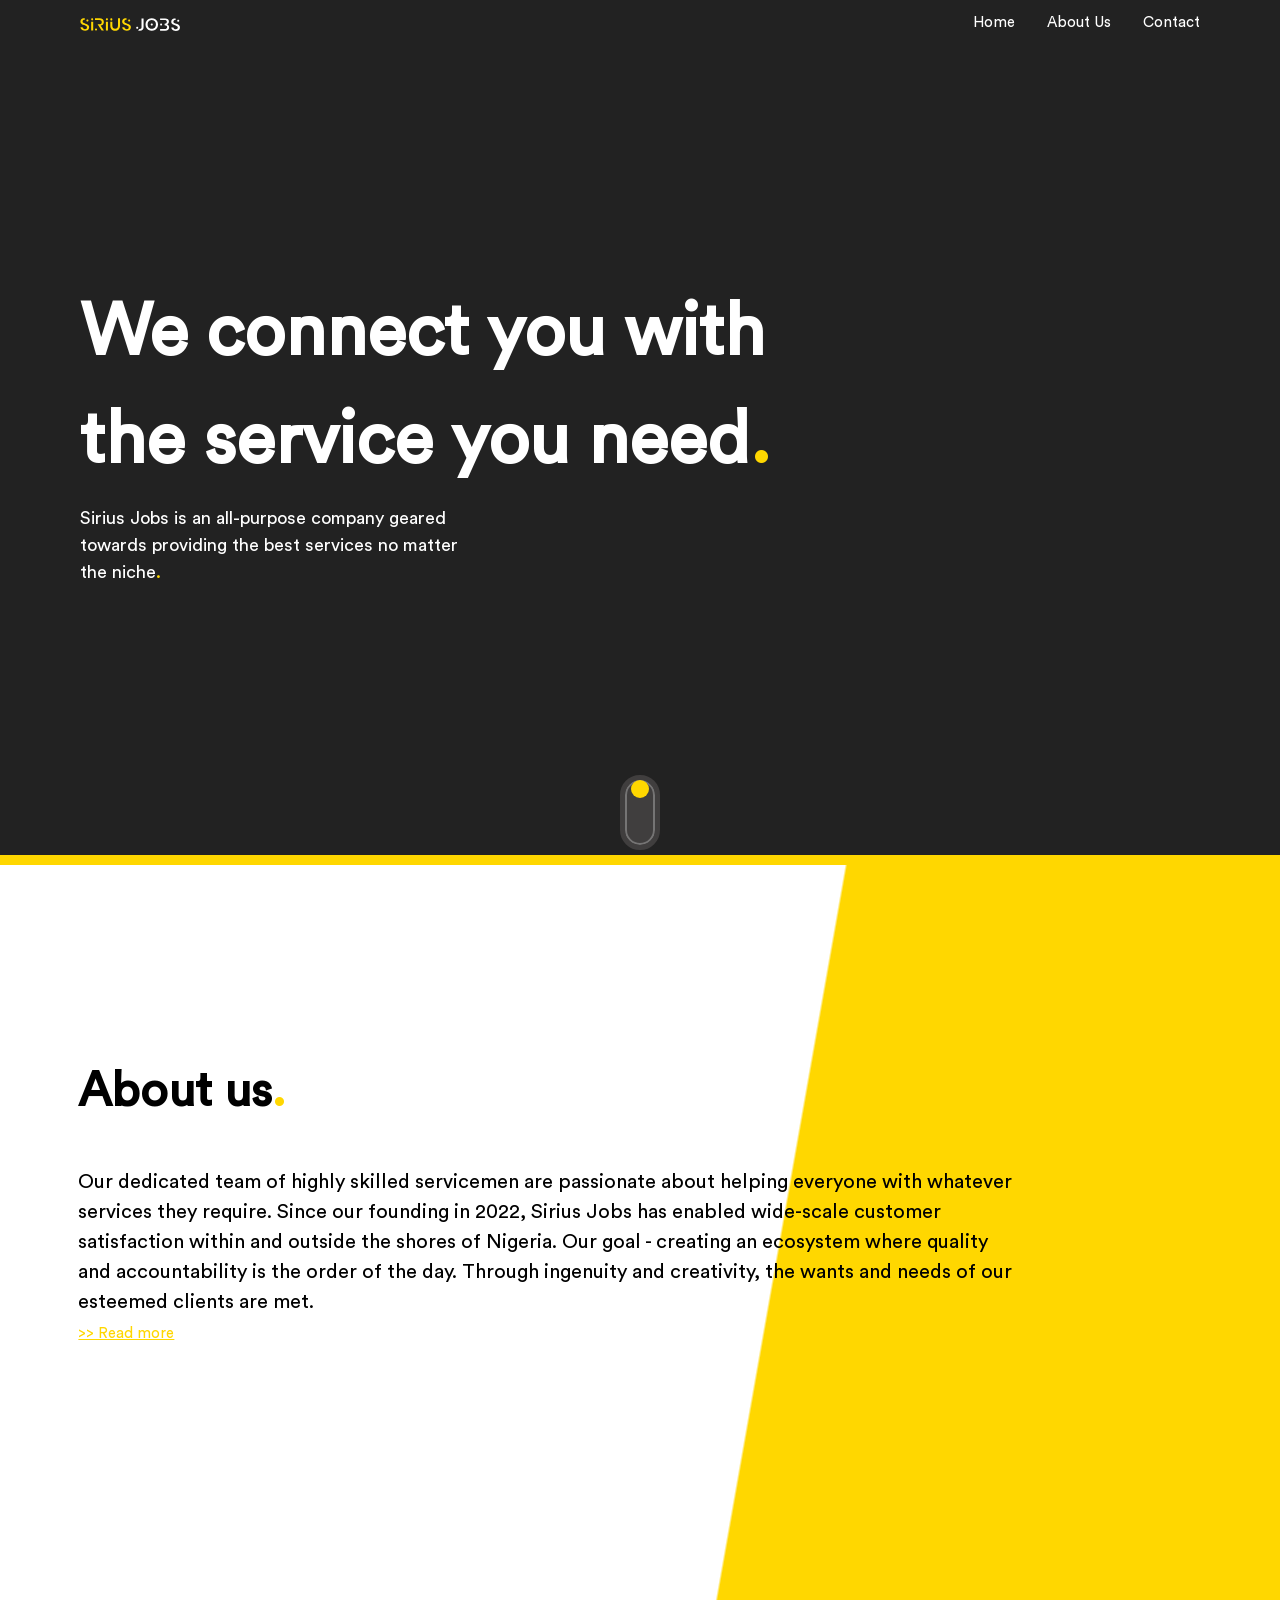
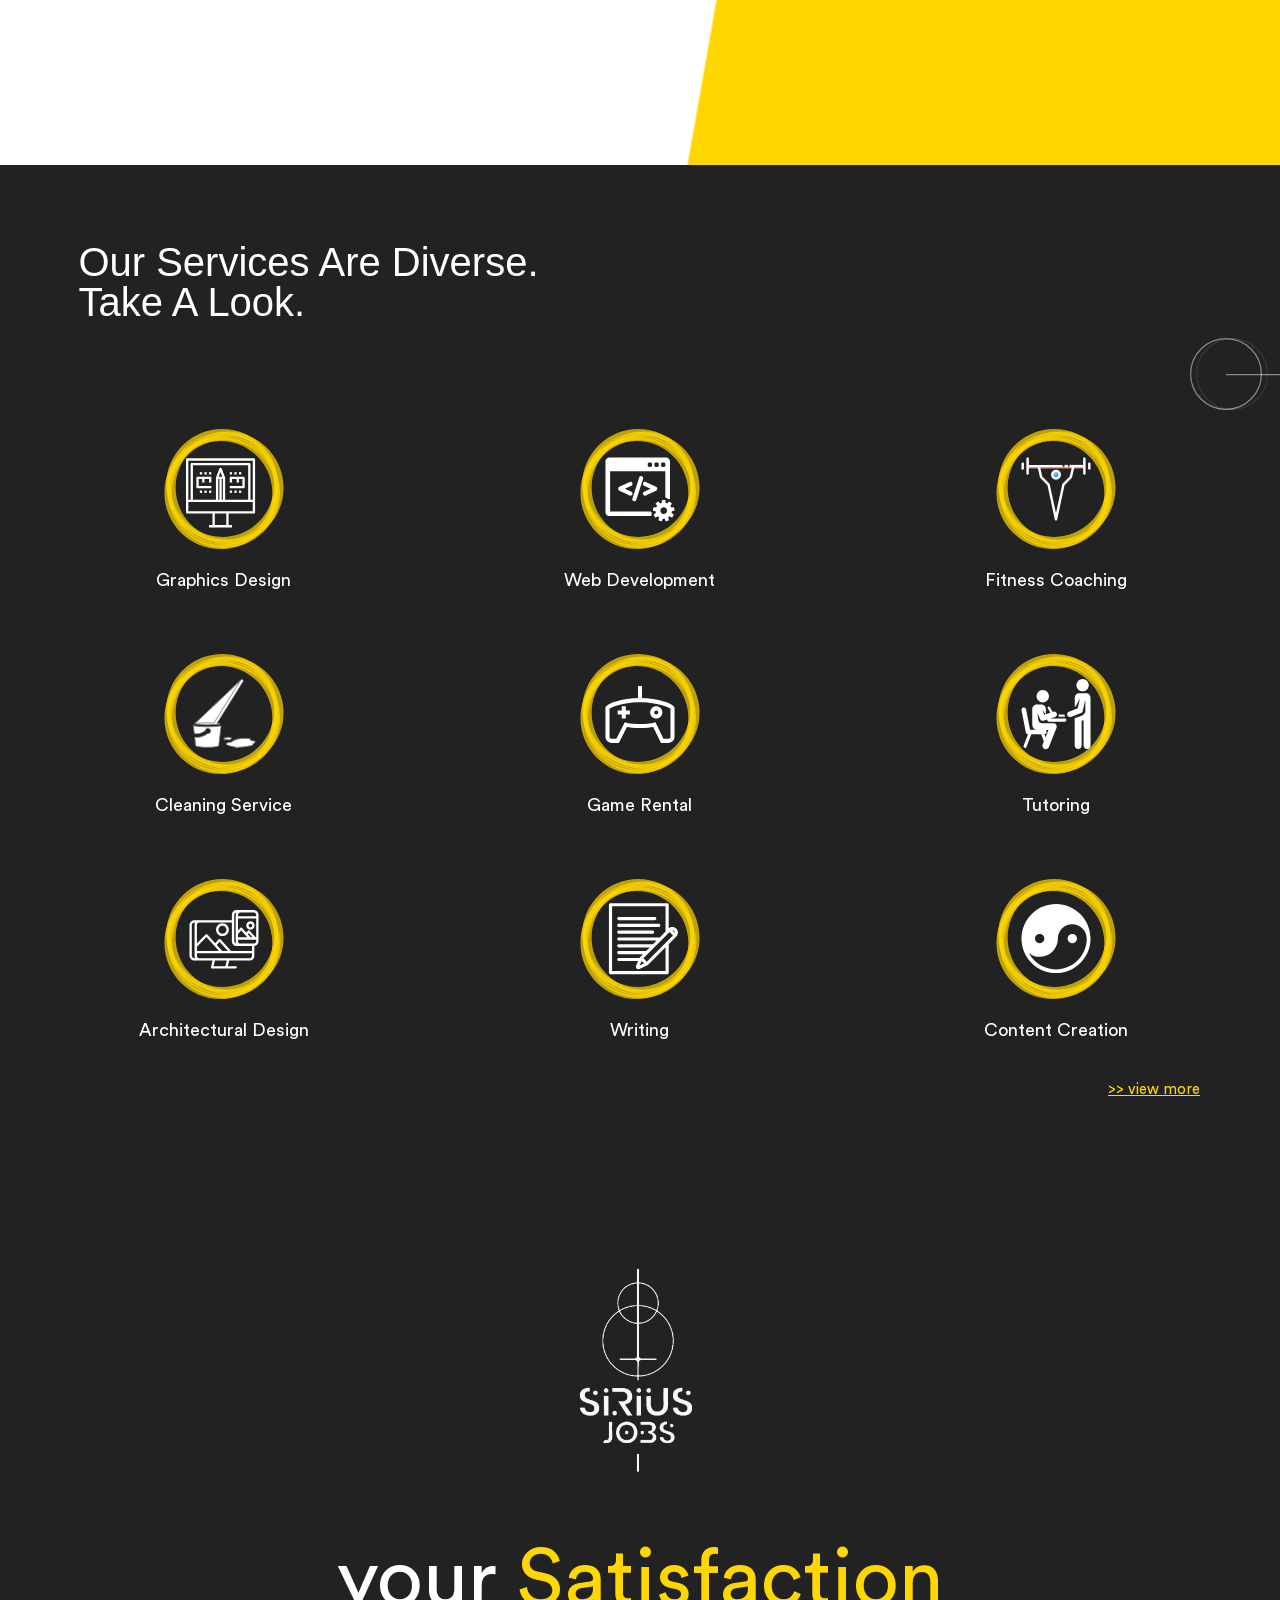
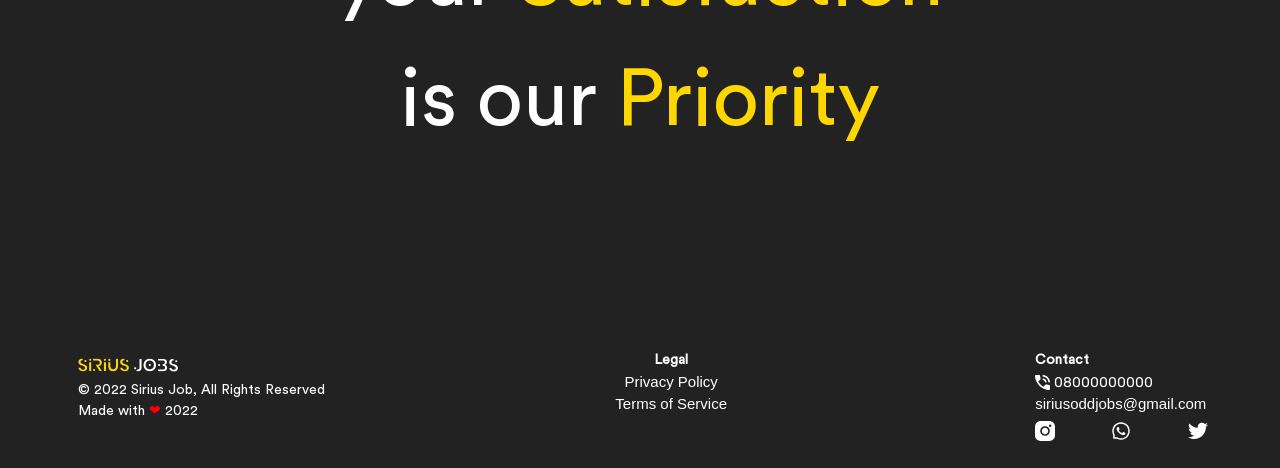
<file: index.html>
<!DOCTYPE html>
<html lang="en">
  <head>
    <meta name="viewport" content="width=device-width, initial-scale=1.0" />
    <meta name="description" content="Sirius Jobs: An all-purpose company geared towards providing the best services no matter the niche">
    <title>Sirius Jobs</title>
    <link rel="icon" type="image/x-icon" href="assets/favicon.svg">
    <link rel="stylesheet" href="styles.css">
    <link rel="stylesheet" href="https://www.w3schools.com/w3css/4/w3.css">
    <link rel="preconnect" href="https://fonts.googleapis.com">
    <link rel="preconnect" href="https://fonts.gstatic.com" crossorigin>
    <link href="https://fonts.googleapis.com/css2?family=Rubik&display=swap" rel="stylesheet">
  </head>
  <body>
    <!-- Navigation bar -->
    <nav class="w3-top" style="position:fixed;top: 0 !important;">
        <div class="w3-bar w3-container">
          <div>
            <a href="#" class="w3-bar-item"><img src="assets/Logo2.svg" width="100px" height="25px" alt="Sirius-jobs"></a>
            <a href="#contact" class="w3-bar-item w3-button w3-hover-none w3-hover-text-yellow w3-right w3-hide-small" id="nav-anchor">Contact</a>
            <a href="/about.html" class="w3-bar-item w3-button w3-hover-none w3-hover-text-yellow w3-right w3-hide-small" id="nav-anchor">About Us</a>
            <a href="#" class="w3-bar-item w3-button w3-hover-none w3-hover-text-yellow w3-right w3-hide-small" id="nav-anchor">Home</a>
            <a href="javascript:void(0)" class="w3-bar-item w3-right w3-hide-large w3-hide-medium" onmousedown="myFunction()" id="burger">&#9776;</a>
          </div>   
        </div>
        <div id="demo" class="w3-bar-block w3-grey w3-hide w3-hide-large w3-hide-medium w3-container w3-collapse" style="width: 200px; float: right; height: 100vh;">
            <a href="#" class="w3-bar-item w3-button" id="nav-anchor">Home</a>
            <a href="/about.html" class="w3-bar-item w3-button" id="nav-anchor">About Us</a>
            <a href="#contact" class="w3-bar-item w3-button" id="nav-anchor">Contact</a>
            <div style="padding-top: 58vh;">
              <hr>
              <div class="w3-row" style="float: bottom; padding-top: 0; padding-left: 17px;padding-right: 0;">
                <div class="w3-col s4"><a href="https://www.instagram.com/siriusjobss/"><img src="assets/Insta.svg" id="social-icon" alt="instagram"></a></div>
                <div class="w3-col s4"><a href="#"><img src="assets/whatsapp.svg" id="social-icon" alt="whatsapp"></a></div>
                <div class="w3-col s4"><a href="https://twitter.com/SiriusOddJobs"><img src="assets/twitter.svg" id="social-icon" alt="twitter"></a></div>
              </div>
            </div>
        </div>
    </nav>


    <section id="section-1" class="w3-container">
      <div class="hero w3-container">
        <h1>We connect you with the service you need<span style="color: #ffd700;">.</span></h1>
        <p>Sirius Jobs is an all-purpose company geared towards providing the best services no matter the niche<span style="color: #ffd700;">.</span></p>
      </div>
      <a id="scroll-btn" href="#section-2"></a>
    </section>
    <div style="width: 100%;height: 10px;background-color: #ffd700;border: none;"></div>
    <section id="section-2">
      <div class="w3-container about">
        <h1 style="color: #000000;">About us<span style="color: #ffd700;">.</span></h1>
        <p style="padding-top: 30px; color: #000000;">Our dedicated team of highly skilled servicemen are passionate about helping everyone with whatever services they require. Since our founding in 2022, Sirius Jobs has enabled wide-scale customer satisfaction within and outside the shores of Nigeria. Our goal - creating an ecosystem where quality and accountability is the order of the day. Through ingenuity and creativity, the wants and needs of our esteemed clients are met.</p>
        <p><a href="#" style="text-decoration: underline;color: #ffd700;font-size: 15px;">>>&nbspRead more</a></p>
      </div>
    </section>
    <section id="section-3">
      <div class="w3-container services">
        <div>
          <h2>Our Services Are Diverse.</h2>
          <h2>Take A Look.</h2>
        </div>
        <div>
          <div class="w3-row">
            <div class="w3-col s4" id="serv-card">
              <img src="assets/graphics-design.svg" alt="graphics-design" style="display: block;margin-left: auto;margin-right: auto;">
              <div class="w3-container w3-center">
                <p>Graphics Design</p>
              </div>
            </div>
            <div class="w3-col s4" id="serv-card">
              <img src="assets/web.svg" alt="web-development" style="display: block;margin-left: auto;margin-right: auto;">
              <div class="w3-container w3-center">
                <p>Web Development</p>
              </div>
            </div>
            <div class="w3-col s4" id="serv-card">
              <img src="assets/fitness.svg" alt="fitness-coaching" style="display: block;margin-left: auto;margin-right: auto;">
              <div class="w3-container w3-center">
                <p>Fitness Coaching</p>
              </div>
            </div>
          </div>
          <div class="w3-row">
            <div class="w3-col s4" id="serv-card">
              <img src="assets/Cleaning.svg" alt="cleaning-service" style="display: block;margin-left: auto;margin-right: auto;">
              <div class="w3-container w3-center">
                <p>Cleaning Service</p>
              </div>
            </div>
            <div class="w3-col s4" id="serv-card">
              <img src="assets/game.svg" alt="game-rental" style="display: block;margin-left: auto;margin-right: auto;">
              <div class="w3-container w3-center">
                <p>Game Rental</p>
              </div>
            </div>
            <div class="w3-col s4" id="serv-card">
              <img src="assets/teaching.svg" alt="tutoring" style="display: block;margin-left: auto;margin-right: auto;">
              <div class="w3-container w3-center">
                <p>Tutoring</p>
              </div>
            </div>
          </div>
          <div class="w3-row">
            <div class="w3-col s4" id="serv-card">
              <img src="assets/uiux.svg" alt="architectural-design" style="display: block;margin-left: auto;margin-right: auto;">
              <div class="w3-container w3-center">
                <p>Architectural Design</p>
              </div>
            </div>
            <div class="w3-col s4" id="serv-card">
              <img src="assets/writing.svg" alt="writing" style="display: block;margin-left: auto;margin-right: auto;">
              <div class="w3-container w3-center">
                <p>Writing</p>
              </div>
            </div>
            <div class="w3-col s4" id="serv-card">
              <img src="assets/therapy.svg" alt="content-creation" style="display: block;margin-left: auto;margin-right: auto;">
              <div class="w3-container w3-center">
                <p>Content Creation</p>
              </div>
            </div>
          </div>
        </div>
        <!--<div class="w3-hide-medium w3-hide-large">
          <div class="w3-row">
            <div class="w3-col s6" id="serv-card">
              <img src="assets/graphics-design.svg" alt="graphics-design" style="display: block;margin-left: auto;margin-right: auto;">
              <div class="w3-container w3-center">
                <p>Graphics Design</p>
              </div>
            </div>
            <div class="w3-col s6" id="serv-card">
              <img src="assets/web.svg" alt="web-development" style="display: block;margin-left: auto;margin-right: auto;">
              <div class="w3-container w3-center">
                <p>Web Development</p>
              </div>
            </div>
          </div>
          <div class="w3-row">
            <div class="w3-col s6" id="serv-card">
              <img src="assets/fitness.svg" alt="fitness-coaching" style="display: block;margin-left: auto;margin-right: auto;">
              <div class="w3-container w3-center">
                <p>Fitness Coaching</p>
              </div>
            </div>
            <div class="w3-col s6" id="serv-card">
              <img src="assets/Cleaning.svg" alt="cleaning-service" style="display: block;margin-left: auto;margin-right: auto;">
              <div class="w3-container w3-center">
                <p>Cleaning Service</p>
              </div>
            </div>
          </div>
          <div class="w3-row">
            <div class="w3-col s6" id="serv-card">
              <img src="assets/game.svg" alt="game-rental" style="display: block;margin-left: auto;margin-right: auto;">
              <div class="w3-container w3-center">
                <p>Game Rental</p>
              </div>
            </div>
            <div class="w3-col s6" id="serv-card">
              <img src="assets/teaching.svg" alt="tutoring" style="display: block;margin-left: auto;margin-right: auto;">
              <div class="w3-container w3-center">
                <p>Tutoring</p>
              </div>
            </div>
          </div>
          <div class="w3-row">
            <div class="w3-col s6" id="serv-card">
              <img src="assets/uiux.svg" alt="architectural-design" style="display: block;margin-left: auto;margin-right: auto;">
              <div class="w3-container w3-center">
                <p>Architectural Design</p>
              </div>
            </div>
            <div class="w3-col s6" id="serv-card">
              <img src="assets/writing.svg" alt="writing" style="display: block;margin-left: auto;margin-right: auto;">
              <div class="w3-container w3-center">
                <p>Writing</p>
              </div>
            </div>
          </div>
          <div class="w3-row">
            <div class="w3-col" id="serv-card">
              <img src="assets/therapy.svg" alt="content-creation" style="display: block;margin-left: auto;margin-right: auto;">
              <div class="w3-container w3-center">
                <p>Content Creation</p>
              </div>
            </div>
          </div>
        </div>-->
        <p style="text-align: right; padding-right: 5vw;"><a href="#" style="text-decoration: underline;color: #ffd700;font-size: 15px;">>>&nbspview more</a></p>
      </div>
    </section>

    <section id="section-4">
      <div class="subheader">
        <div style="display: flex; justify-content: center;">
          <img src="assets/logo white.png" alt="sirius-jobs-logo" height="300px" width="300px" style="padding-left: auto; padding-right: auto;">
        </div>
        <h3>
          your <span style="color: #ffd700;">Satisfaction</span><br>
          is our <span style="color: #ffd700;">Priority</span>
        </h3>
      </div>
    </section>

    <footer id="contact">
      <div class="w3-row w3-container w3-hide-small" id="footer">
        <div class="w3-col s4">
          <img src="assets/Logo2.svg" alt="sirius-jobs" id="logo">
          <p>© 2022 Sirius Job, All Rights Reserved</p>
          <p>Made with <span style="color: red;">&#10084</span> 2022</p>
        </div>
        <div class="w3-col s4" style="text-align: center;">
          <p style="font-weight: bold;">Legal</p>
          <a href="#" id="foot-link">Privacy Policy</a>
          <div><a href="#" id="foot-link">Terms of Service</a></div>
        </div>
        <div class="w3-col s4">
          <p style="font-weight: bold;">Contact</p>
          <img src="assets/phone.svg" height="15px" width="15px" alt="phone"> <span style="font-size: 14px;font-family: 'Rubik',sans-serif;"><a href="javascript:void(0)" id="foot-link">08000000000</a></span>
          <div><a href="mailto:siriusoddjobs@gmail.com" id="foot-link">siriusoddjobs@gmail.com</a></div>
          <div class="w3-row" id="social">
            <div class="w3-col s4"><a href="https://www.instagram.com/siriusjobss/"><img src="assets/Insta.svg" id="social-icon" alt="instagram"></a></div>
            <div class="w3-col s4"><a href="#"><img src="assets/whatsapp.svg" id="social-icon" alt="whatsapp"></a></div>
            <div class="w3-col s4"><a href="https://twitter.com/SiriusOddJobs"><img src="assets/twitter.svg" id="social-icon" alt="twitter"></a></div>
          </div>
        </div>
      </div>
      <div class="w3-row w3-container w3-hide-medium w3-hide-large" id="footer" style="text-align: center;">
        <hr>
        <div class="w3-col">
          <p style="font-weight: bold;">Legal</p>
          <a href="#" id="foot-link">Privacy Policy</a>
          <div><a href="#" id="foot-link">Terms of Service</a></div>
          <hr style="width: 200px;margin-left: auto;margin-right: auto; border: none;">
        </div>
        <div class="w3-col">
          <p style="font-weight: bold;">Contact</p>
          <img src="assets/phone.svg" height="15px" width="15px" alt="phone"> <span style="font-size: 14px;font-family: 'Rubik',sans-serif;"><a href="javascript:void(0)" id="foot-link">08000000000</a></span>
          <div><a href="mailto:siriusoddjobs@gmail.com" id="foot-link">siriusoddjobs@gmail.com</a></div>
          <div class="w3-row" id="social">
            <div class="w3-col s4"><a href="https://www.instagram.com/siriusjobss/"><img src="assets/Insta.svg" id="social-icon" alt="instagram"></a></div>
            <div class="w3-col s4"><a href="#"><img src="assets/whatsapp.svg" id="social-icon" alt="whatsapp"></a></div>
            <div class="w3-col s4"><a href="https://twitter.com/SiriusOddJobs"><img src="assets/twitter.svg" id="social-icon" alt="twitter"></a></div>
          </div>
          <hr style="width: 200px;margin-left: auto;margin-right: auto;border: none;">
        </div>
        <div class="w3-col">
          <img src="assets/Logo2.svg" alt="sirius-jobs" id="logo">
          <p>© 2022 Sirius Job, All Rights Reserved</p>
          <p>Made with <span style="color: red;">&#10084</span> 2022</p>
        </div>
      </div>
    </footer>

    <script>
      function myFunction() {
        var x = document.getElementById("demo");
        if (x.className.indexOf("w3-show") == -1) {
          x.className += " w3-show";
          document.getElementById("burger").innerHTML = "&times"
        } else { 
          x.className = x.className.replace(" w3-show", "");
          document.getElementById("burger").innerHTML = "&#9776;"
        }
      }
    </script>

  </body>
</html>
</file>
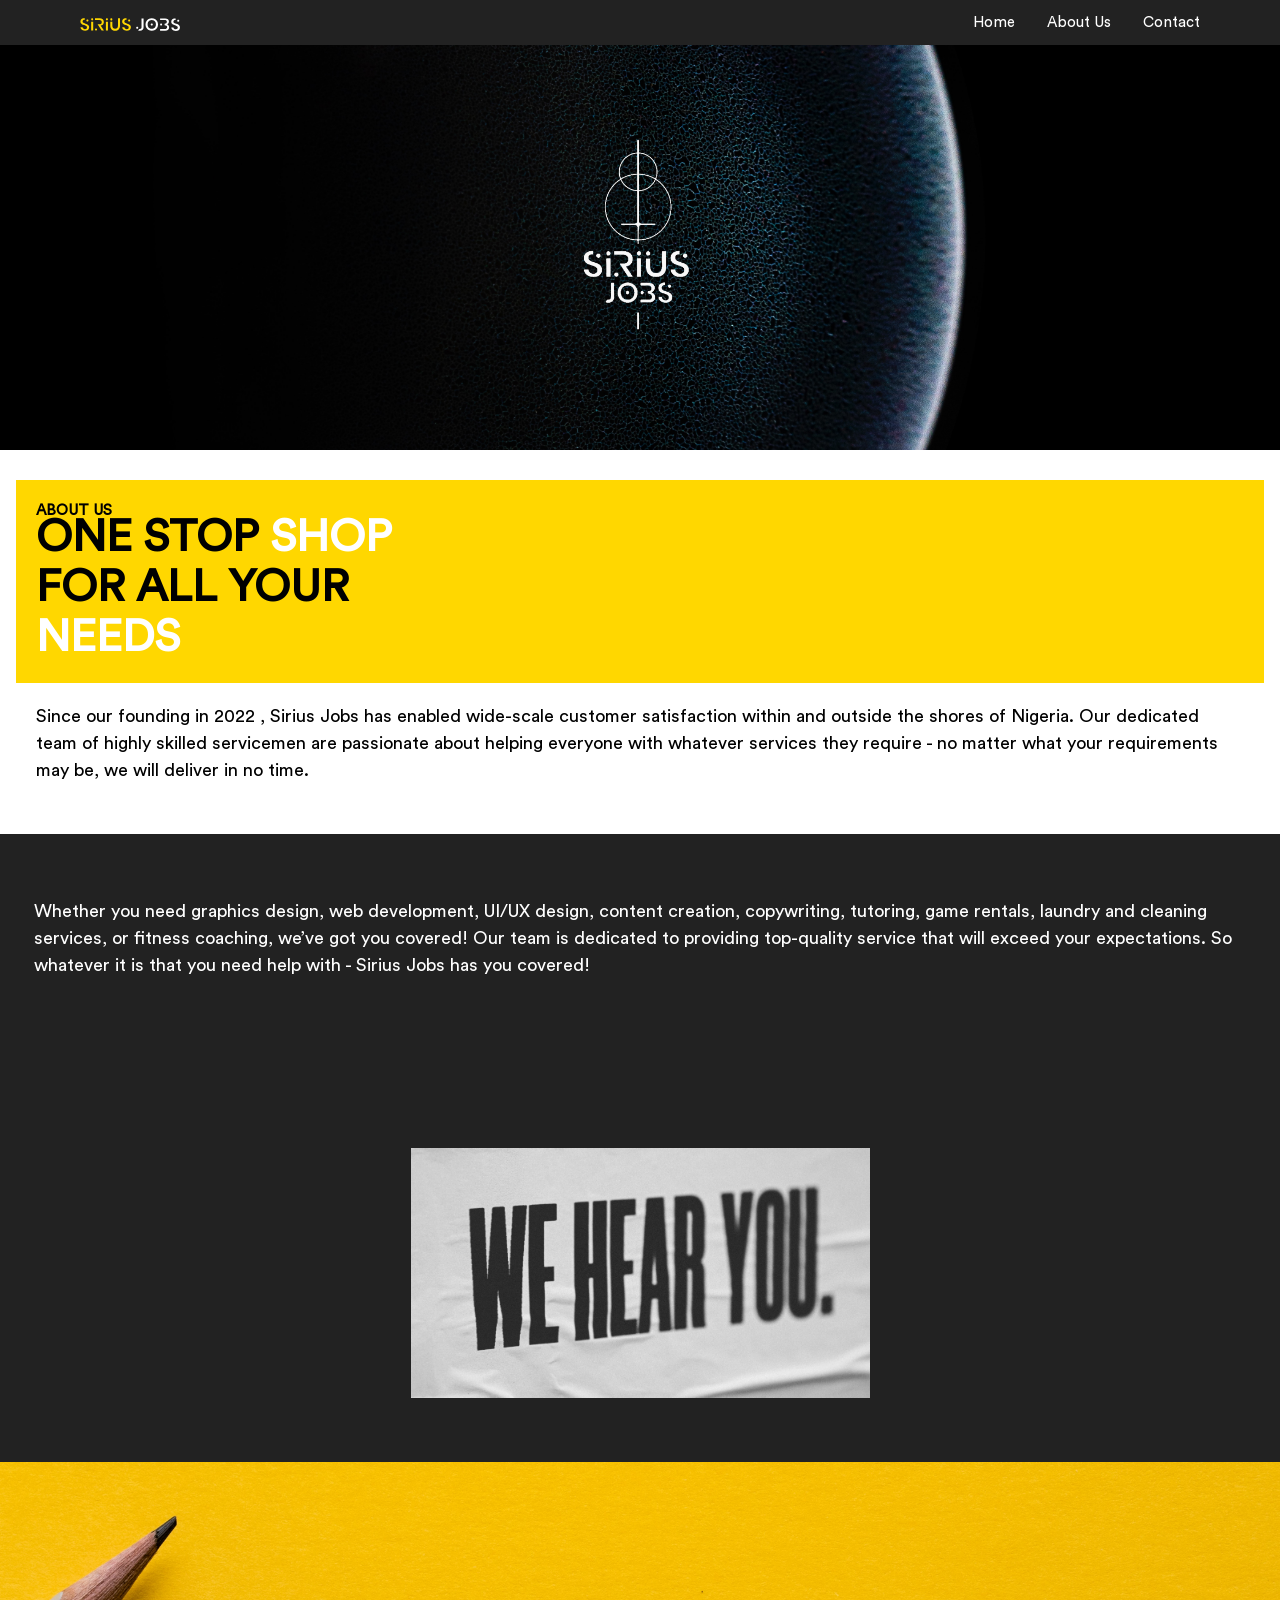
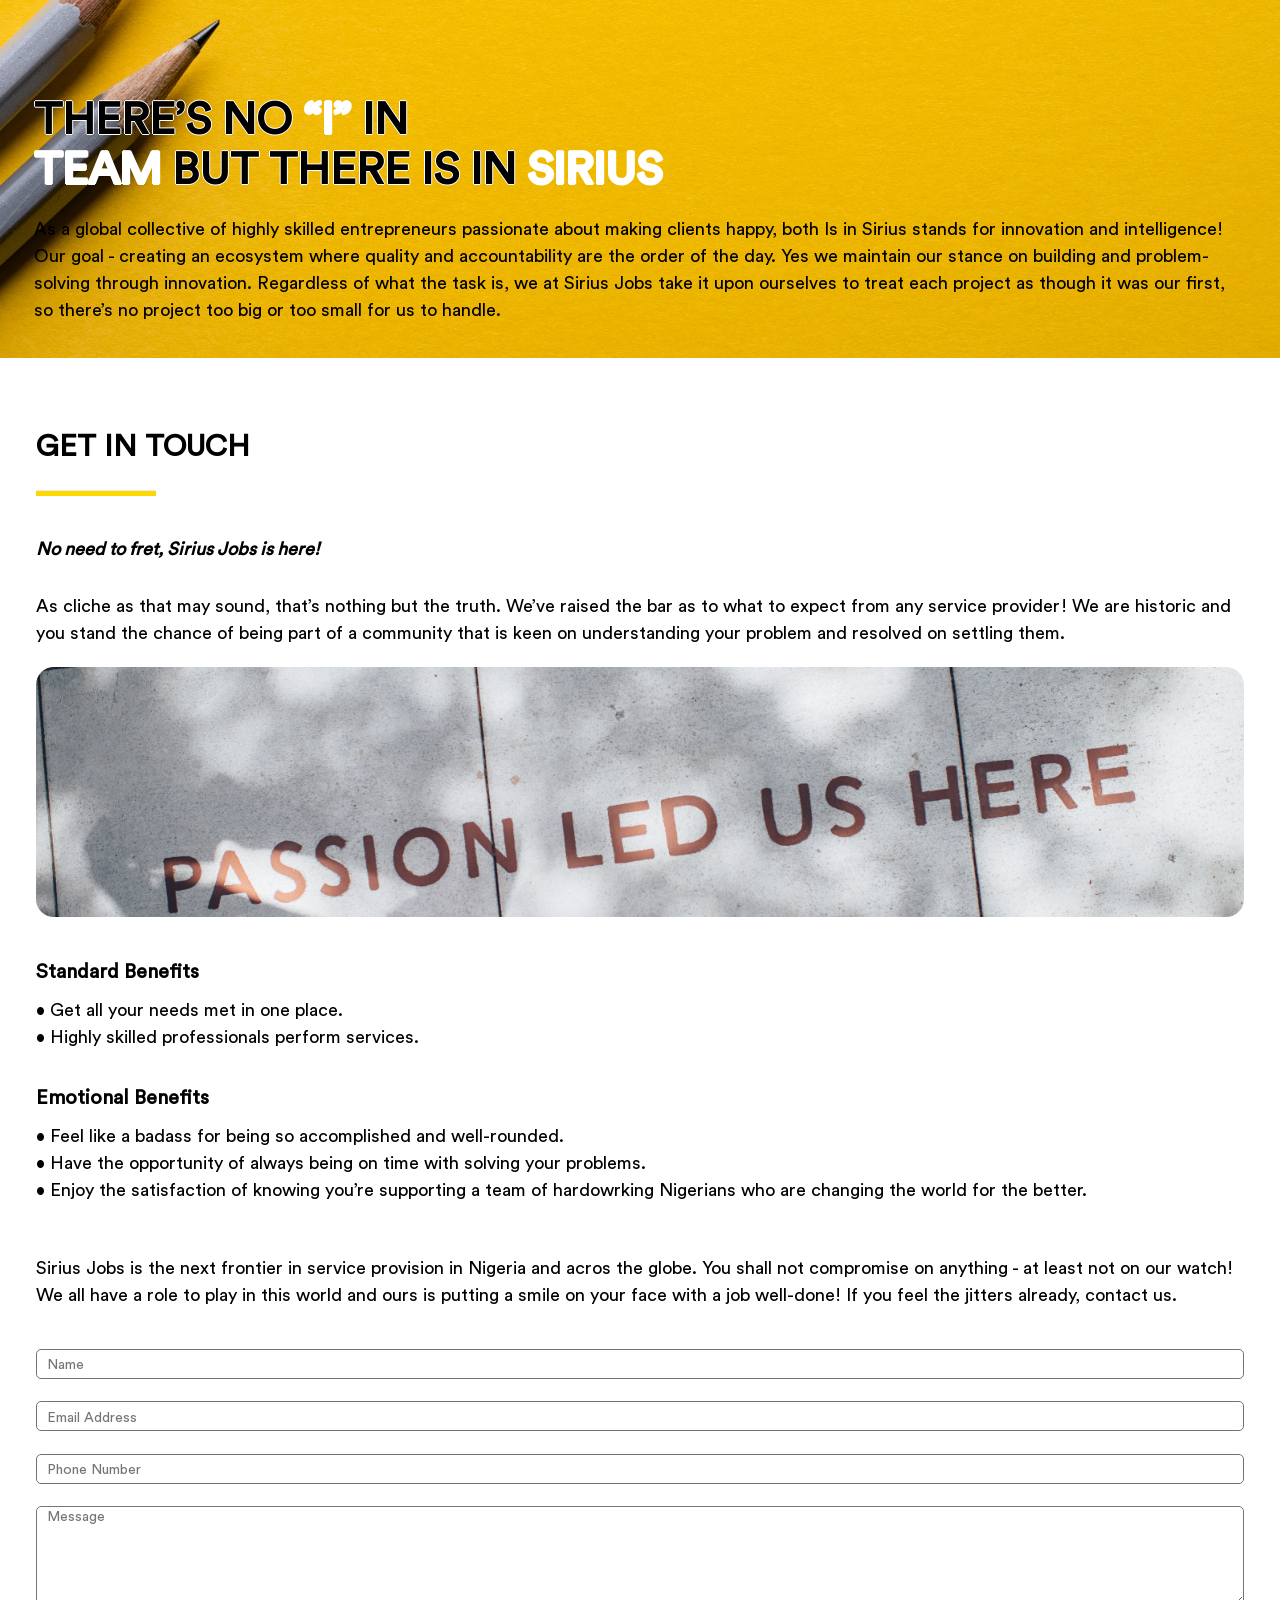
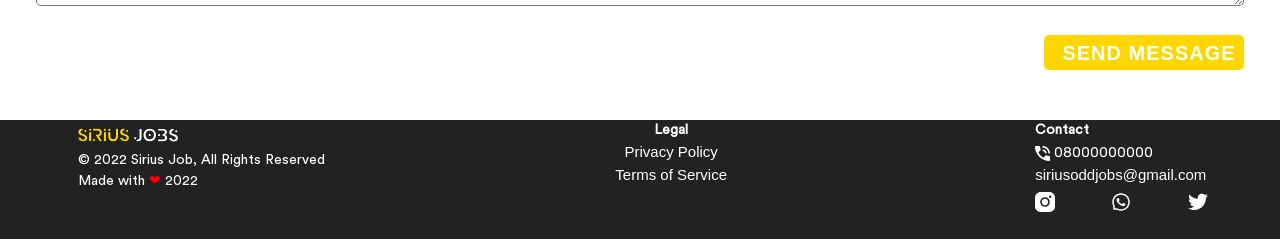
<file: about.html>
<!DOCTYPE html>
<html lang="en">
  <head>
    <meta name="viewport" content="width=device-width, initial-scale=1.0" />
    <meta name="description" content="Sirius Jobs: An all-purpose company geared towards providing the best services no matter the niche">
    <title>Sirius Jobs</title>
    <link rel="icon" type="image/x-icon" href="assets/favicon.svg">
    <link rel="stylesheet" href="styles.css">
    <link rel="stylesheet" href="https://www.w3schools.com/w3css/4/w3.css">
    <link rel="preconnect" href="https://fonts.googleapis.com">
    <link rel="preconnect" href="https://fonts.gstatic.com" crossorigin>
    <link href="https://fonts.googleapis.com/css2?family=Rubik&display=swap" rel="stylesheet">
  </head>
  <body>
    <!-- Navigation bar -->
    <nav class="w3-top" style="position:fixed;top: 0 !important;">
        <div class="w3-bar w3-container">
          <div>
            <a href="/index.html" class="w3-bar-item"><img src="assets/Logo2.svg" width="100px" height="25px" alt="Sirius-jobs"></a>
            <a href="#contact" class="w3-bar-item w3-button w3-hover-none w3-hover-text-yellow w3-right w3-hide-small" id="nav-anchor">Contact</a>
            <a href="#" class="w3-bar-item w3-button w3-hover-none w3-hover-text-yellow w3-right w3-hide-small" id="nav-anchor">About Us</a>
            <a href="/index.html" class="w3-bar-item w3-button w3-hover-none w3-hover-text-yellow w3-right w3-hide-small" id="nav-anchor">Home</a>
            <a href="javascript:void(0)" class="w3-bar-item w3-right w3-hide-large w3-hide-medium" onmousedown="myFunction()" id="burger">&#9776;</a>
          </div>   
        </div>
        <div id="demo" class="w3-bar-block w3-grey w3-hide w3-hide-large w3-hide-medium w3-container w3-collapse" style="width: 200px; float: right; height: 100vh;">
            <a href="/index.html" class="w3-bar-item w3-button" id="nav-anchor">Home</a>
            <a href="#" class="w3-bar-item w3-button" id="nav-anchor">About Us</a>
            <a href="#contact" class="w3-bar-item w3-button" id="nav-anchor">Contact</a>
            <div style="padding-top: 58vh;">
              <hr>
              <div class="w3-row" style="float: bottom; padding-top: 0; padding-left: 17px;padding-right: 0;">
                <div class="w3-col s4"><a href="https://www.instagram.com/siriusjobss/"><img src="assets/Insta.svg" id="social-icon" alt="instagram"></a></div>
                <div class="w3-col s4"><a href="#"><img src="assets/whatsapp.svg" id="social-icon" alt="whatsapp"></a></div>
                <div class="w3-col s4"><a href="https://twitter.com/SiriusOddJobs"><img src="assets/twitter.svg" id="social-icon" alt="twitter"></a></div>
              </div>
            </div>
        </div>
    </nav>
    <section id="about-section-1" class="w3-container">
        <div class="w3-container about-hero">
          <img src="assets/logo white.png" height="280px">
        </div>
    </section>
    <section id="about-section-2" class="w3-container">
      <div class="w3-row">
        <div class="w3-col sec-2-left">
          <div>
            <div style="font-weight: 900;margin: 0; padding: 0;color: black; font-family: 'Circular-std', sans-serif;">
              ABOUT US
            </div>
            <div style="font-size: 45px; line-height: 50px; font-weight: 1000; margin-top: -10px; padding: 0;color: black; font-family: 'Circular-std', sans-serif;">ONE STOP <span>SHOP</span><br> FOR ALL YOUR <br> <span>NEEDS</span></div>
          </div>
        </div>
        <div class="w3-col sec-2-right">
          <div>
            <p>Since our founding in 2022 , Sirius Jobs has enabled wide-scale customer satisfaction within and outside the shores of Nigeria.
              Our dedicated team of highly skilled servicemen are passionate about helping everyone with whatever services they require - no matter what your requirements may be, we will deliver in no time.</p>
          </div>
        </div>
      </div>
    </section>
    <section id="about-section-3">
      <div class="w3-row">
        <div class="w3-col sec-3-left">
          <div>
            <p>
              Whether you need graphics design, web development, UI/UX design, content creation, copywriting, tutoring, game rentals, laundry and cleaning services, or fitness coaching, we’ve got you covered! 
              Our team is dedicated to providing top-quality service that will exceed your expectations. So whatever it is that you need help with - Sirius Jobs has you covered!
            </p>
          </div>
        </div>
        <div class="w3-col sec-3-right">
          <div></div>
        </div>
      </div>
    </section>
    <section id="about-section-4">
      <div class="pencil-sec">
        <div style="font-size: 45px; line-height: 50px; font-weight: 1000;color: black;text-shadow: -1px 0 white, 0 1px white, 1px 0 white, 0 -1px white;font-family: 'Circular-std', sans-serif;">
          THERE’S NO <span>“I”</span> IN <br> <span>TEAM</span> BUT THERE IS IN <span>SIRIUS</span>
        </div>
        <div style="padding-top: 20px;">
          <p style="color: black;">
            As a global collective of highly skilled entrepreneurs passionate about making clients happy, both Is in Sirius stands for innovation and intelligence!
            Our goal - creating an ecosystem where quality and accountability are the order of the day. Yes we maintain our stance on building and problem-solving through innovation.
            Regardless of what the task is, we at Sirius Jobs take it upon ourselves to treat each project as though it was our first, so there’s no project too big or too small for us to handle.</p>
        </div>
      </div>
    </section>
    <section id="about-section-5" class="w3-container">
      <div>
        <div style="color: black; padding-top: 67px; font-weight: 900; font-size: 30px;font-family: 'Circular-std', sans-serif;">GET IN TOUCH</div>
        <hr style="background-color: #FFD700; height: 5px; width: 120px;">
        <div class="w3-row">
          <div class="w3-col">
            <p style="color: black; margin-top: -10px;font-style: italic;font-weight: bold;">
              No need to fret, Sirius Jobs is here!
            </p>
            <div>
              <p style="color: black; padding-top: 30px; padding-bottom: 20px;">
                As cliche as that may sound, that’s nothing but the truth. We’ve raised the bar as to what to expect from any service provider! We are historic and you stand the chance of being part of a community that is keen on understanding your problem and resolved on settling them.
              </p>
            </div>
          </div>
          <div class="w3-col get-in-touch"></div>
        </div>
        <div>
          <h4 style="color: black;font-weight: bold;font-family: 'Circular-std', sans-serif;">Standard Benefits</h4>
          <p style="color: black;">
            &#x2022 Get all your needs met in one place.<br>
            &#x2022 Highly skilled professionals perform services.
          </p> <br>
          <h4 style="color: black; font-weight: bold;font-family: 'Circular-std', sans-serif;">Emotional Benefits</h4>
          <p style="color: black;">
            &#x2022 Feel like a badass for being so accomplished and well-rounded.<br>
            &#x2022 Have the opportunity of always being on time with solving your problems.<br>
            &#x2022 Enjoy the satisfaction of knowing you’re supporting a team of hardowrking Nigerians who are changing the world for the better.
          </p>
        </div>
      </div>
    </section>

    <section id="about-section-6" class="w3-container">
      <div class="w3-row">
        <div class="w3-col">
          <p style="color: black;">
            Sirius Jobs is the next frontier in service provision in Nigeria and acros the globe. You shall not compromise on anything - at least not on our watch! We all have a role to play in this world and ours is putting a smile on your face with a job well-done!
            If you feel the jitters already, contact us.
          </p>
        </div>
        <div class="w3-col">
          <form action="https://formsubmit.co/siriusoddjobs@gmail.com" method="POST">
            <input type="hidden" name="_template" value="basic">
            <input type="text" placeholder="Name" name="name" required><br><br>
          
            <input type="email" placeholder="Email Address" name="email" required><br><br>

            <input type="number" placeholder="Phone Number" name="phone" min="6" required><br><br>
            
            <textarea placeholder="Message" name="message" required></textarea><br><br>
            
            <input type="submit" value="SEND MESSAGE">
          </form>          
        </div>
      </div>
    </section>

    <footer id="contact">
      <div class="w3-row w3-container w3-hide-small" id="footer">
        <div class="w3-col s4">
          <img src="assets/Logo2.svg" alt="sirius-jobs" id="logo">
          <p>© 2022 Sirius Job, All Rights Reserved</p>
          <p>Made with <span style="color: red;">&#10084</span> 2022</p>
        </div>
        <div class="w3-col s4" style="text-align: center;">
          <p style="font-weight: bold;">Legal</p>
          <a href="#" id="foot-link">Privacy Policy</a>
          <div><a href="#" id="foot-link">Terms of Service</a></div>
        </div>
        <div class="w3-col s4">
          <p style="font-weight: bold;">Contact</p>
          <img src="assets/phone.svg" height="15px" width="15px" alt="phone"> <span style="font-size: 14px;font-family: 'Rubik',sans-serif;"><a href="javascript:void(0)" id="foot-link">08000000000</a></span>
          <div><a href="mailto:siriusoddjobs@gmail.com" id="foot-link">siriusoddjobs@gmail.com</a></div>
          <div class="w3-row" id="social">
            <div class="w3-col s4"><a href="https://www.instagram.com/siriusjobss/"><img src="assets/Insta.svg" id="social-icon" alt="instagram"></a></div>
            <div class="w3-col s4"><a href="#"><img src="assets/whatsapp.svg" id="social-icon" alt="whatsapp"></a></div>
            <div class="w3-col s4"><a href="https://twitter.com/SiriusOddJobs"><img src="assets/twitter.svg" id="social-icon" alt="twitter"></a></div>
          </div>
        </div>
      </div>
      <div class="w3-row w3-container w3-hide-medium w3-hide-large" id="footer" style="text-align: center;">
        <hr>
        <div class="w3-col">
          <p style="font-weight: bold;">Legal</p>
          <a href="#" id="foot-link">Privacy Policy</a>
          <div><a href="#" id="foot-link">Terms of Service</a></div>
          <hr style="width: 200px;margin-left: auto;margin-right: auto; border: none;">
        </div>
        <div class="w3-col">
          <p style="font-weight: bold;">Contact</p>
          <img src="assets/phone.svg" height="15px" width="15px" alt="phone"> <span style="font-size: 14px;font-family: 'Rubik',sans-serif;"><a href="javascript:void(0)" id="foot-link">08000000000</a></span>
          <div><a href="mailto:siriusoddjobs@gmail.com" id="foot-link">siriusoddjobs@gmail.com</a></div>
          <div class="w3-row" id="social">
            <div class="w3-col s4"><a href="https://www.instagram.com/siriusjobss/"><img src="assets/Insta.svg" id="social-icon" alt="instagram"></a></div>
            <div class="w3-col s4"><a href="#"><img src="assets/whatsapp.svg" id="social-icon" alt="whatsapp"></a></div>
            <div class="w3-col s4"><a href="https://twitter.com/SiriusOddJobs"><img src="assets/twitter.svg" id="social-icon" alt="twitter"></a></div>
          </div>
          <hr style="width: 200px;margin-left: auto;margin-right: auto;border: none;">
        </div>
        <div class="w3-col">
          <img src="assets/Logo2.svg" alt="sirius-jobs" id="logo">
          <p>© 2022 Sirius Job, All Rights Reserved</p>
          <p>Made with <span style="color: red;">&#10084</span> 2022</p>
        </div>
      </div>
    </footer>

    <script>
      function myFunction() {
        var x = document.getElementById("demo");
        if (x.className.indexOf("w3-show") == -1) {
          x.className += " w3-show";
          document.getElementById("burger").innerHTML = "&times"
        } else { 
          x.className = x.className.replace(" w3-show", "");
          document.getElementById("burger").innerHTML = "&#9776;"
        }
      }
    </script>

    </body>
</html>
</file>
<file: styles.css>
@import url('https://fonts.googleapis.com/css2?family=Rubik&display=swap');
@font-face {
  font-family: Larken;
  font-display: swap;
  src: url(assets/font/LarkenDEMO-Regular.otf);
}
@font-face {
  font-family: Circular-std;
  src: url(assets/font/CircularStd-Book.ttf);
}

* {
  padding: 0;
  margin: 0;
  box-sizing: border-box;
  color: #ffffff;
}
html {
  scroll-behavior: smooth;
  background-color: #222222;
  font-family: 'Circular-std', sans-serif;
}
/*section {
  height: 100vh;
  position: relative;
}*/

#section-1 {
  height: 95vh;
  position: relative;
  color: white;
  /*background: linear-gradient(180deg, #222222 62vh, #ffffff 34vh);*/
}
a#scroll-btn {
  background-color: #403E3E;
  position: absolute;
  height: 75px;
  width: 40px;
  border: 5px solid #403E3E;
  box-shadow: inset 0px 0px 0px 2px #757474;
  margin: auto;
  left: 0;
  right: 0;
  bottom: 5px;
  border-radius: 3em;
}
a#scroll-btn:before {
  position: absolute;
  content: "";
  margin: auto;
  left: 0;
  right: 0;
  height: 1.2em;
  width: 1.2em;
  background-color: #ffd700;
  border-radius: 50%;
  animation: move-down 2s infinite;
}
@keyframes move-down {
  80% {
    opacity: 0.5;
  }
  100% {
    transform: translateY(5.3em);
    opacity: 0;
  }
}
/*a#scroll-btn:after {
  position: absolute;
  content: "SCROLL DOWN";
  width: 12em;
  display: block;
  width: 12em;
  text-align: center;
  left: -4.2em;
  bottom: -2.5em;
  font-size: 1.6em;
  color: #ffffff;
  letter-spacing: 3px;
  font-weight: 600;
}*/
#section-2 {
  background-color: #ffffff !important;
  background: 
  linear-gradient(100deg,transparent 49.8%,#ffd700 50%) right   /80% 100%;
  background-repeat:no-repeat;
  color: #ffffff;
  height: 100vh;
  /*
  font-size: 2.7em;
  text-align: center;
  display: flex;
  flex-direction: column;
  align-items: center;
  justify-content: center;
  gap: 1em;*/
}
@media screen and (max-width: 500px) {
  a#scroll-btn {
    font-size: 12px;
  }
}


/* main */

.hero {
  position: absolute;
  top: 50%;
  left: 50%;
  transform: translate(-50%, -50%);
  width: 100vw;
}
.w3-bar {
  background-color: #222222;
  height: 45px;
}
.w3-bar > div {
  padding-top: 4px;
}
html, body {
  overflow-x: hidden;
}
.hero > h1 {
  font-family: 'Circular-std';
  font-weight: 700;
  font-size: 50px;
}
p {
  font-family: 'Circular-std', sans-serif;
  font-size: 18px;
}

.about > h1 {
  font-family: 'Circular-std';
  font-weight: 700;
  padding-top: 20vh;
}

.services {
  padding-top: 7vh;
}

.services > div {
  padding-top: 8vh;
}

.services > h2 {
  font-family: 'Circular-std';
  font-weight: 400;
}

h2 {
  font-weight: 400;
  font-size: 20px;
  line-height: 30px;
}
#section-3 {
  position: relative;
  background-image: url(assets/Decoration.svg);
  background-repeat: no-repeat;
  background-position: top right;
  background-position-y: 20%;
  background-size: 10vh;
}

#serv-card > img {
  height: 80px;
  width: 80px;
}

#serv-card > div {
  padding-top: 18px;
}

#serv-card > div > p {
  font-family: 'Circular-std';
  font-size: 13px;
  font-weight: 500;
}

.w3-row {
  padding: 30px 0;
}

/*#section-4 {
  
}*/

.subheader {
  padding-top: 12vh;
  padding-bottom: 20vh;
}

h3 {
  text-align: center;
  font-size: 40px !important;
  padding: 0 0;
  font-family: 'Circular-std' !important;
}

#footer > div > p {
  font-size: 14px;
}
#logo {
  height: 30px;
  width: 100px;
}
#social {
  padding-top: 3px;
  padding-bottom: 3vh;
}
#social-icon {
  height: 20px;
  width: 20px;
}
#nav-anchor {
  font-family: 'Circular-std';
}
#nav-anchor:hover {
  color: #ffd700;
}
a {
  text-decoration: none;
}
#foot-link:hover {
  color: #ffd700;
}

/* About Us Page */

#about-section-1 {
  height: 50vh;
  background-image: url(assets/about/newhero.jpg);
  background-repeat: no-repeat;
  background-size: cover;
  background-position: center;
}

.about-hero {
  display: flex;
  justify-content: center;
  position: relative;
  height: 50vh;
}

.about-hero > img {
  width: auto;
  position: absolute;
  top: 50%;
  left: 50%;
  transform: translate(-50%, -50%);
}

#about-section-2 {
  background-color: #ffffff;
}

.sec-2-left {
  background-color: #FFD700;
}

.sec-2-left > div {
  padding: 20px;
}

.sec-2-right > div > p {
  color: #000000 !important;
}

.sec-2-right > div {
  padding: 20px;
}

.sec-3-left,.sec-3-right > div {
  height: 250px;
}

.sec-3-left > div {
  padding: 34px;
}

.sec-3-right > div {
  background-image: url(assets/about/jon-tyson-vVSleEYPSGY-unsplash.jpg);
  background-position: center;
  background-repeat: no-repeat;
  background-size: contain;
  margin: 34px;
}

.pencil-sec {
  background-image: url(assets/about/ejoanna-kosinska-1_CMoFsPfso-unsplash.png);
  background-size: cover;
  background-repeat: no-repeat;
}

.pencil-sec > div:first-child {
  padding-top: 200px;
}

#about-section-4 > div {
  padding: 34px;
}

#about-section-5 {
  background-color: #ffffff;
}

#about-section-5 > div {
  padding-left: 20px;
  padding-right: 20px;
}

.get-in-touch {
  background-image: url(assets/about/ian-schneider-TamMbr4okv4-unsplash.jpg);
  background-size: cover;
  background-repeat: no-repeat;
  background-position: center;
  height: 250px;
  width: 100%;
  border-radius: 18px;
}

#about-section-6 {
  background-color: #ffffff;
}

#about-section-6 > div > div {
  padding: 20px;
}

input {
  width: 100%;
  height: 30px;
  border-radius: 5px;
  border-color: #737373;
  border-style: solid;
  border-width: 1px;
  color: #000000;
  padding-left: 10px;
}

input[type=submit] {
  float: right;
  width: 200px;
  height: 35px;
  font-size: 20px;
  background-color: #ffd700;
  color: white;
  border: none;
  font-weight: 800;
  letter-spacing: 1px;
  text-align: center;
}

input[type=submit]:hover {
  background-color: #a08a0c;
}

::placeholder {
  font-family: 'Circular-std', sans-serif !important;
  font-size: 14px;
}

::-webkit-placeholder {
  font-family: 'Circular-std', sans-serif !important;
  font-size: 14px;
}

textarea {
  padding-left: 10px;
  width: 100%;
  height: 100px;
  border-radius: 5px;
  color: #000000;
}

/* tablet screen sizes */
@media only screen and (min-width: 600px) {
  nav > :first-child {
    padding-left: 5%;
    padding-right: 5% !important;
  }
  .hero {
    left: 55%;
  }
  .hero > h1 {
    width: 80%;
  }
  .hero > p {
    width: 60%;
  }
  .about > h1 {
    padding-left: 5%;
    padding-right: 5%;
  }
  .about > p {
    padding-left: 5%;
    padding-right: 5%;
  }
  .services > div > h2 {
    padding-left: 5%;
  }
  #footer > div {
    padding-left: 5%;
  }
}

/* desktop screen sizes */
@media only screen and (min-width: 992px) {
  .hero > h1 {
    font-size: 72px !important;
    width: 60%;
  }
  .hero > p {
    width: 32%;
  }
  .about > h1 {
    font-size: 48px;
  }
  .about > p {
    font-size: 20px;
    padding-right: 20%;
  }
  .services > div > h2 {
    font-size: 40px !important;
  }
  #serv-card > div > p {
    font-size: 18px !important;
  }
  #serv-card > img {
    height: 120px;
    width: 120px;
  }
  .subheader > h3 {
    font-size: 80px !important;
  }
  #footer > :last-child {
    padding-left: 15%;
  }
}
</file>
